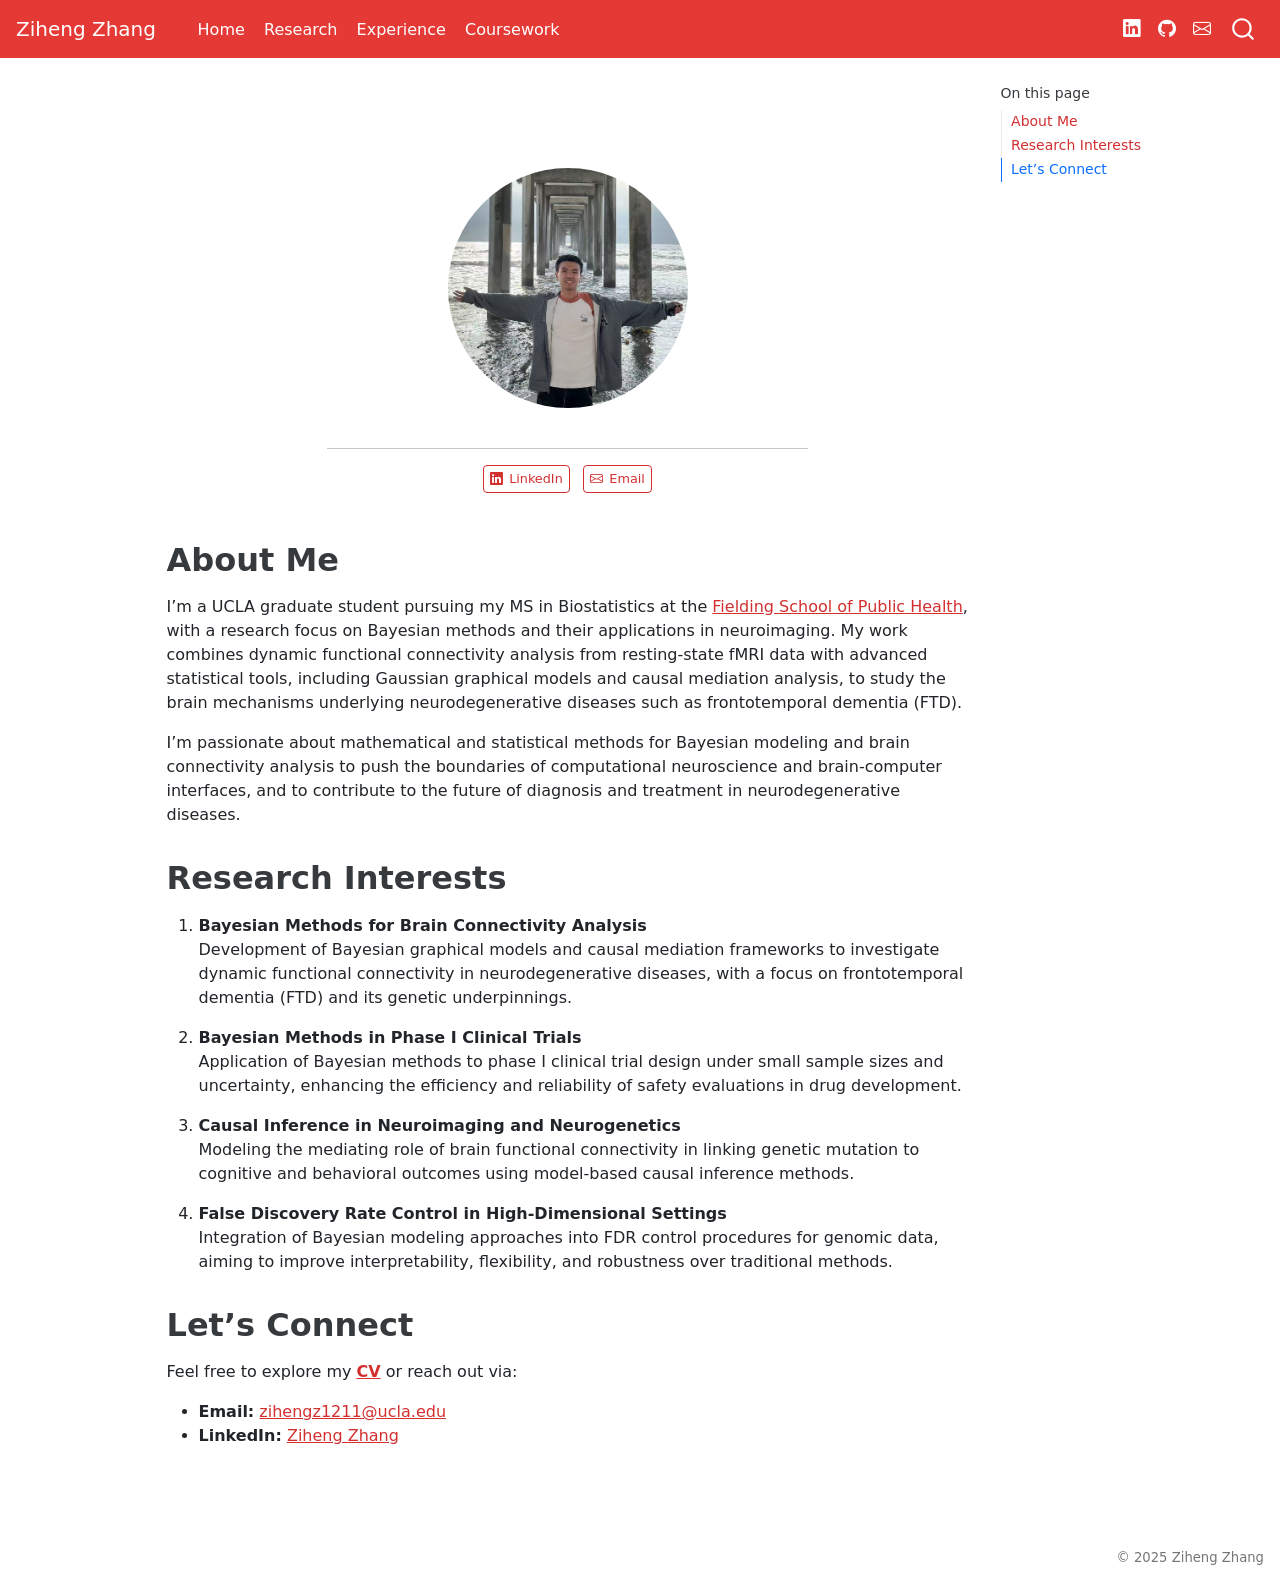
<file: docs/index.html>
<!DOCTYPE html>
<html xmlns="http://www.w3.org/1999/xhtml" lang="en" xml:lang="en"><head>

<meta charset="utf-8">
<meta name="generator" content="quarto-1.3.450">

<meta name="viewport" content="width=device-width, initial-scale=1.0, user-scalable=yes">


<title>Ziheng Zhang</title>
<style>
code{white-space: pre-wrap;}
span.smallcaps{font-variant: small-caps;}
div.columns{display: flex; gap: min(4vw, 1.5em);}
div.column{flex: auto; overflow-x: auto;}
div.hanging-indent{margin-left: 1.5em; text-indent: -1.5em;}
ul.task-list{list-style: none;}
ul.task-list li input[type="checkbox"] {
  width: 0.8em;
  margin: 0 0.8em 0.2em -1em; /* quarto-specific, see https://github.com/quarto-dev/quarto-cli/issues/4556 */ 
  vertical-align: middle;
}
</style>


<script src="site_libs/quarto-nav/quarto-nav.js"></script>
<script src="site_libs/quarto-nav/headroom.min.js"></script>
<script src="site_libs/clipboard/clipboard.min.js"></script>
<script src="site_libs/quarto-search/autocomplete.umd.js"></script>
<script src="site_libs/quarto-search/fuse.min.js"></script>
<script src="site_libs/quarto-search/quarto-search.js"></script>
<meta name="quarto:offset" content="./">
<script src="site_libs/quarto-html/quarto.js"></script>
<script src="site_libs/quarto-html/popper.min.js"></script>
<script src="site_libs/quarto-html/tippy.umd.min.js"></script>
<link href="site_libs/quarto-html/tippy.css" rel="stylesheet">
<link href="site_libs/quarto-html/quarto-syntax-highlighting.css" rel="stylesheet" id="quarto-text-highlighting-styles">
<script src="site_libs/bootstrap/bootstrap.min.js"></script>
<link href="site_libs/bootstrap/bootstrap-icons.css" rel="stylesheet">
<link href="site_libs/bootstrap/bootstrap.min.css" rel="stylesheet" id="quarto-bootstrap" data-mode="light">
<script id="quarto-search-options" type="application/json">{
  "location": "navbar",
  "copy-button": false,
  "collapse-after": 3,
  "panel-placement": "end",
  "type": "overlay",
  "limit": 20,
  "language": {
    "search-no-results-text": "No results",
    "search-matching-documents-text": "matching documents",
    "search-copy-link-title": "Copy link to search",
    "search-hide-matches-text": "Hide additional matches",
    "search-more-match-text": "more match in this document",
    "search-more-matches-text": "more matches in this document",
    "search-clear-button-title": "Clear",
    "search-detached-cancel-button-title": "Cancel",
    "search-submit-button-title": "Submit",
    "search-label": "Search"
  }
}</script>


<link rel="stylesheet" href="styles.css">
</head>

<body class="nav-fixed">

<div id="quarto-search-results"></div>
  <header id="quarto-header" class="headroom fixed-top">
    <nav class="navbar navbar-expand-lg navbar-dark ">
      <div class="navbar-container container-fluid">
      <div class="navbar-brand-container">
    <a class="navbar-brand" href="./index.html">
    <span class="navbar-title">Ziheng Zhang</span>
    </a>
  </div>
            <div id="quarto-search" class="" title="Search"></div>
          <button class="navbar-toggler" type="button" data-bs-toggle="collapse" data-bs-target="#navbarCollapse" aria-controls="navbarCollapse" aria-expanded="false" aria-label="Toggle navigation" onclick="if (window.quartoToggleHeadroom) { window.quartoToggleHeadroom(); }">
  <span class="navbar-toggler-icon"></span>
</button>
          <div class="collapse navbar-collapse" id="navbarCollapse">
            <ul class="navbar-nav navbar-nav-scroll me-auto">
  <li class="nav-item">
    <a class="nav-link active" href="./index.html" rel="" target="" aria-current="page">
 <span class="menu-text">Home</span></a>
  </li>  
  <li class="nav-item">
    <a class="nav-link" href="./research.html" rel="" target="">
 <span class="menu-text">Research</span></a>
  </li>  
  <li class="nav-item">
    <a class="nav-link" href="./experience.html" rel="" target="">
 <span class="menu-text">Experience</span></a>
  </li>  
  <li class="nav-item">
    <a class="nav-link" href="./coursework.html" rel="" target="">
 <span class="menu-text">Coursework</span></a>
  </li>  
</ul>
            <ul class="navbar-nav navbar-nav-scroll ms-auto">
  <li class="nav-item compact">
    <a class="nav-link" href="https://www.linkedin.com/in/ziheng-zhang-202b812b1/" rel="" target=""><i class="bi bi-linkedin" role="img">
</i> 
 <span class="menu-text"></span></a>
  </li>  
  <li class="nav-item compact">
    <a class="nav-link" href="https://github.com/zihengzhang1211" rel="" target=""><i class="bi bi-github" role="img">
</i> 
 <span class="menu-text"></span></a>
  </li>  
  <li class="nav-item compact">
    <a class="nav-link" href="mailto:zihengz1211@g.ucla.edu" rel="" target=""><i class="bi bi-envelope" role="img">
</i> 
 <span class="menu-text"></span></a>
  </li>  
</ul>
            <div class="quarto-navbar-tools">
</div>
          </div> <!-- /navcollapse -->
      </div> <!-- /container-fluid -->
    </nav>
</header>
<!-- content -->
<div id="quarto-content" class="quarto-container page-columns page-rows-contents page-layout-article page-navbar">
<!-- sidebar -->
<!-- margin-sidebar -->
    <div id="quarto-margin-sidebar" class="sidebar margin-sidebar">
        <nav id="TOC" role="doc-toc" class="toc-active">
    <h2 id="toc-title">On this page</h2>
   
  <ul class="collapse">
  <li><a href="#about-me" id="toc-about-me" class="nav-link active" data-scroll-target="#about-me">About Me</a></li>
  <li><a href="#research-interests" id="toc-research-interests" class="nav-link" data-scroll-target="#research-interests">Research Interests</a></li>
  <li><a href="#lets-connect" id="toc-lets-connect" class="nav-link" data-scroll-target="#lets-connect">Let’s Connect</a></li>
  </ul>
</nav>
    </div>
<!-- main -->
<main class="content" id="quarto-document-content">



<div class="quarto-about-jolla">
  <img src="img/about.jpg" class="about-image
  round " style="height: 15em; width: 15em;">
 <div id="about-block">
</div> 
  <hr class="about-sep">
   <div class="about-links">
  <a href="https://www.linkedin.com/in/ziheng-zhang-202b812b1/" class="about-link" rel="" target="">
    <i class="bi bi-linkedin"></i>
     <span class="about-link-text">LinkedIn</span>
  </a>
  <a href="/zihengz1211@g.ucla.edu" class="about-link" rel="" target="">
    <i class="bi bi-envelope"></i>
     <span class="about-link-text">Email</span>
  </a>
</div>
</div>

<section id="about-me" class="level1">
<h1>About Me</h1>
<p>I’m a UCLA graduate student pursuing my MS in Biostatistics at the <a href="https://ph.ucla.edu/">Fielding School of Public Health</a>, with a research focus on Bayesian methods and their applications in neuroimaging. My work combines dynamic functional connectivity analysis from resting-state fMRI data with advanced statistical tools, including Gaussian graphical models and causal mediation analysis, to study the brain mechanisms underlying neurodegenerative diseases such as frontotemporal dementia (FTD).</p>
<p>I’m passionate about mathematical and statistical methods for Bayesian modeling and brain connectivity analysis to push the boundaries of computational neuroscience and brain-computer interfaces, and to contribute to the future of diagnosis and treatment in neurodegenerative diseases.</p>
</section>
<section id="research-interests" class="level1">
<h1>Research Interests</h1>
<ol type="1">
<li><p><strong>Bayesian Methods for Brain Connectivity Analysis</strong><br>
Development of Bayesian graphical models and causal mediation frameworks to investigate dynamic functional connectivity in neurodegenerative diseases, with a focus on frontotemporal dementia (FTD) and its genetic underpinnings.</p></li>
<li><p><strong>Bayesian Methods in Phase I Clinical Trials</strong><br>
Application of Bayesian methods to phase I clinical trial design under small sample sizes and uncertainty, enhancing the efficiency and reliability of safety evaluations in drug development.</p></li>
<li><p><strong>Causal Inference in Neuroimaging and Neurogenetics</strong><br>
Modeling the mediating role of brain functional connectivity in linking genetic mutation to cognitive and behavioral outcomes using model-based causal inference methods.</p></li>
<li><p><strong>False Discovery Rate Control in High-Dimensional Settings</strong><br>
Integration of Bayesian modeling approaches into FDR control procedures for genomic data, aiming to improve interpretability, flexibility, and robustness over traditional methods.</p></li>
</ol>
</section>
<section id="lets-connect" class="level1">
<h1>Let’s Connect</h1>
<p>Feel free to explore my <a href="file/Ziheng_CV.pdf" style="font-weight: bold;">CV</a> or reach out via:</p>
<ul>
<li><strong>Email:</strong> <a href="mailto:zihengz1211@g.ucla.edu">zihengz1211@ucla.edu</a></li>
<li><strong>LinkedIn:</strong> <a href="https://www.linkedin.com/in/ziheng-zhang-202b812b1/">Ziheng Zhang</a></li>
</ul>



</section>

</main> <!-- /main -->
<script id="quarto-html-after-body" type="application/javascript">
window.document.addEventListener("DOMContentLoaded", function (event) {
  const toggleBodyColorMode = (bsSheetEl) => {
    const mode = bsSheetEl.getAttribute("data-mode");
    const bodyEl = window.document.querySelector("body");
    if (mode === "dark") {
      bodyEl.classList.add("quarto-dark");
      bodyEl.classList.remove("quarto-light");
    } else {
      bodyEl.classList.add("quarto-light");
      bodyEl.classList.remove("quarto-dark");
    }
  }
  const toggleBodyColorPrimary = () => {
    const bsSheetEl = window.document.querySelector("link#quarto-bootstrap");
    if (bsSheetEl) {
      toggleBodyColorMode(bsSheetEl);
    }
  }
  toggleBodyColorPrimary();  
  const isCodeAnnotation = (el) => {
    for (const clz of el.classList) {
      if (clz.startsWith('code-annotation-')) {                     
        return true;
      }
    }
    return false;
  }
  const clipboard = new window.ClipboardJS('.code-copy-button', {
    text: function(trigger) {
      const codeEl = trigger.previousElementSibling.cloneNode(true);
      for (const childEl of codeEl.children) {
        if (isCodeAnnotation(childEl)) {
          childEl.remove();
        }
      }
      return codeEl.innerText;
    }
  });
  clipboard.on('success', function(e) {
    // button target
    const button = e.trigger;
    // don't keep focus
    button.blur();
    // flash "checked"
    button.classList.add('code-copy-button-checked');
    var currentTitle = button.getAttribute("title");
    button.setAttribute("title", "Copied!");
    let tooltip;
    if (window.bootstrap) {
      button.setAttribute("data-bs-toggle", "tooltip");
      button.setAttribute("data-bs-placement", "left");
      button.setAttribute("data-bs-title", "Copied!");
      tooltip = new bootstrap.Tooltip(button, 
        { trigger: "manual", 
          customClass: "code-copy-button-tooltip",
          offset: [0, -8]});
      tooltip.show();    
    }
    setTimeout(function() {
      if (tooltip) {
        tooltip.hide();
        button.removeAttribute("data-bs-title");
        button.removeAttribute("data-bs-toggle");
        button.removeAttribute("data-bs-placement");
      }
      button.setAttribute("title", currentTitle);
      button.classList.remove('code-copy-button-checked');
    }, 1000);
    // clear code selection
    e.clearSelection();
  });
  function tippyHover(el, contentFn) {
    const config = {
      allowHTML: true,
      content: contentFn,
      maxWidth: 500,
      delay: 100,
      arrow: false,
      appendTo: function(el) {
          return el.parentElement;
      },
      interactive: true,
      interactiveBorder: 10,
      theme: 'quarto',
      placement: 'bottom-start'
    };
    window.tippy(el, config); 
  }
  const noterefs = window.document.querySelectorAll('a[role="doc-noteref"]');
  for (var i=0; i<noterefs.length; i++) {
    const ref = noterefs[i];
    tippyHover(ref, function() {
      // use id or data attribute instead here
      let href = ref.getAttribute('data-footnote-href') || ref.getAttribute('href');
      try { href = new URL(href).hash; } catch {}
      const id = href.replace(/^#\/?/, "");
      const note = window.document.getElementById(id);
      return note.innerHTML;
    });
  }
      let selectedAnnoteEl;
      const selectorForAnnotation = ( cell, annotation) => {
        let cellAttr = 'data-code-cell="' + cell + '"';
        let lineAttr = 'data-code-annotation="' +  annotation + '"';
        const selector = 'span[' + cellAttr + '][' + lineAttr + ']';
        return selector;
      }
      const selectCodeLines = (annoteEl) => {
        const doc = window.document;
        const targetCell = annoteEl.getAttribute("data-target-cell");
        const targetAnnotation = annoteEl.getAttribute("data-target-annotation");
        const annoteSpan = window.document.querySelector(selectorForAnnotation(targetCell, targetAnnotation));
        const lines = annoteSpan.getAttribute("data-code-lines").split(",");
        const lineIds = lines.map((line) => {
          return targetCell + "-" + line;
        })
        let top = null;
        let height = null;
        let parent = null;
        if (lineIds.length > 0) {
            //compute the position of the single el (top and bottom and make a div)
            const el = window.document.getElementById(lineIds[0]);
            top = el.offsetTop;
            height = el.offsetHeight;
            parent = el.parentElement.parentElement;
          if (lineIds.length > 1) {
            const lastEl = window.document.getElementById(lineIds[lineIds.length - 1]);
            const bottom = lastEl.offsetTop + lastEl.offsetHeight;
            height = bottom - top;
          }
          if (top !== null && height !== null && parent !== null) {
            // cook up a div (if necessary) and position it 
            let div = window.document.getElementById("code-annotation-line-highlight");
            if (div === null) {
              div = window.document.createElement("div");
              div.setAttribute("id", "code-annotation-line-highlight");
              div.style.position = 'absolute';
              parent.appendChild(div);
            }
            div.style.top = top - 2 + "px";
            div.style.height = height + 4 + "px";
            let gutterDiv = window.document.getElementById("code-annotation-line-highlight-gutter");
            if (gutterDiv === null) {
              gutterDiv = window.document.createElement("div");
              gutterDiv.setAttribute("id", "code-annotation-line-highlight-gutter");
              gutterDiv.style.position = 'absolute';
              const codeCell = window.document.getElementById(targetCell);
              const gutter = codeCell.querySelector('.code-annotation-gutter');
              gutter.appendChild(gutterDiv);
            }
            gutterDiv.style.top = top - 2 + "px";
            gutterDiv.style.height = height + 4 + "px";
          }
          selectedAnnoteEl = annoteEl;
        }
      };
      const unselectCodeLines = () => {
        const elementsIds = ["code-annotation-line-highlight", "code-annotation-line-highlight-gutter"];
        elementsIds.forEach((elId) => {
          const div = window.document.getElementById(elId);
          if (div) {
            div.remove();
          }
        });
        selectedAnnoteEl = undefined;
      };
      // Attach click handler to the DT
      const annoteDls = window.document.querySelectorAll('dt[data-target-cell]');
      for (const annoteDlNode of annoteDls) {
        annoteDlNode.addEventListener('click', (event) => {
          const clickedEl = event.target;
          if (clickedEl !== selectedAnnoteEl) {
            unselectCodeLines();
            const activeEl = window.document.querySelector('dt[data-target-cell].code-annotation-active');
            if (activeEl) {
              activeEl.classList.remove('code-annotation-active');
            }
            selectCodeLines(clickedEl);
            clickedEl.classList.add('code-annotation-active');
          } else {
            // Unselect the line
            unselectCodeLines();
            clickedEl.classList.remove('code-annotation-active');
          }
        });
      }
  const findCites = (el) => {
    const parentEl = el.parentElement;
    if (parentEl) {
      const cites = parentEl.dataset.cites;
      if (cites) {
        return {
          el,
          cites: cites.split(' ')
        };
      } else {
        return findCites(el.parentElement)
      }
    } else {
      return undefined;
    }
  };
  var bibliorefs = window.document.querySelectorAll('a[role="doc-biblioref"]');
  for (var i=0; i<bibliorefs.length; i++) {
    const ref = bibliorefs[i];
    const citeInfo = findCites(ref);
    if (citeInfo) {
      tippyHover(citeInfo.el, function() {
        var popup = window.document.createElement('div');
        citeInfo.cites.forEach(function(cite) {
          var citeDiv = window.document.createElement('div');
          citeDiv.classList.add('hanging-indent');
          citeDiv.classList.add('csl-entry');
          var biblioDiv = window.document.getElementById('ref-' + cite);
          if (biblioDiv) {
            citeDiv.innerHTML = biblioDiv.innerHTML;
          }
          popup.appendChild(citeDiv);
        });
        return popup.innerHTML;
      });
    }
  }
});
</script>
</div> <!-- /content -->
<footer class="footer">
  <div class="nav-footer">
    <div class="nav-footer-left">
      &nbsp;
    </div>   
    <div class="nav-footer-center">
      &nbsp;
    </div>
    <div class="nav-footer-right">© 2025 Ziheng Zhang</div>
  </div>
</footer>



</body></html>
</file>
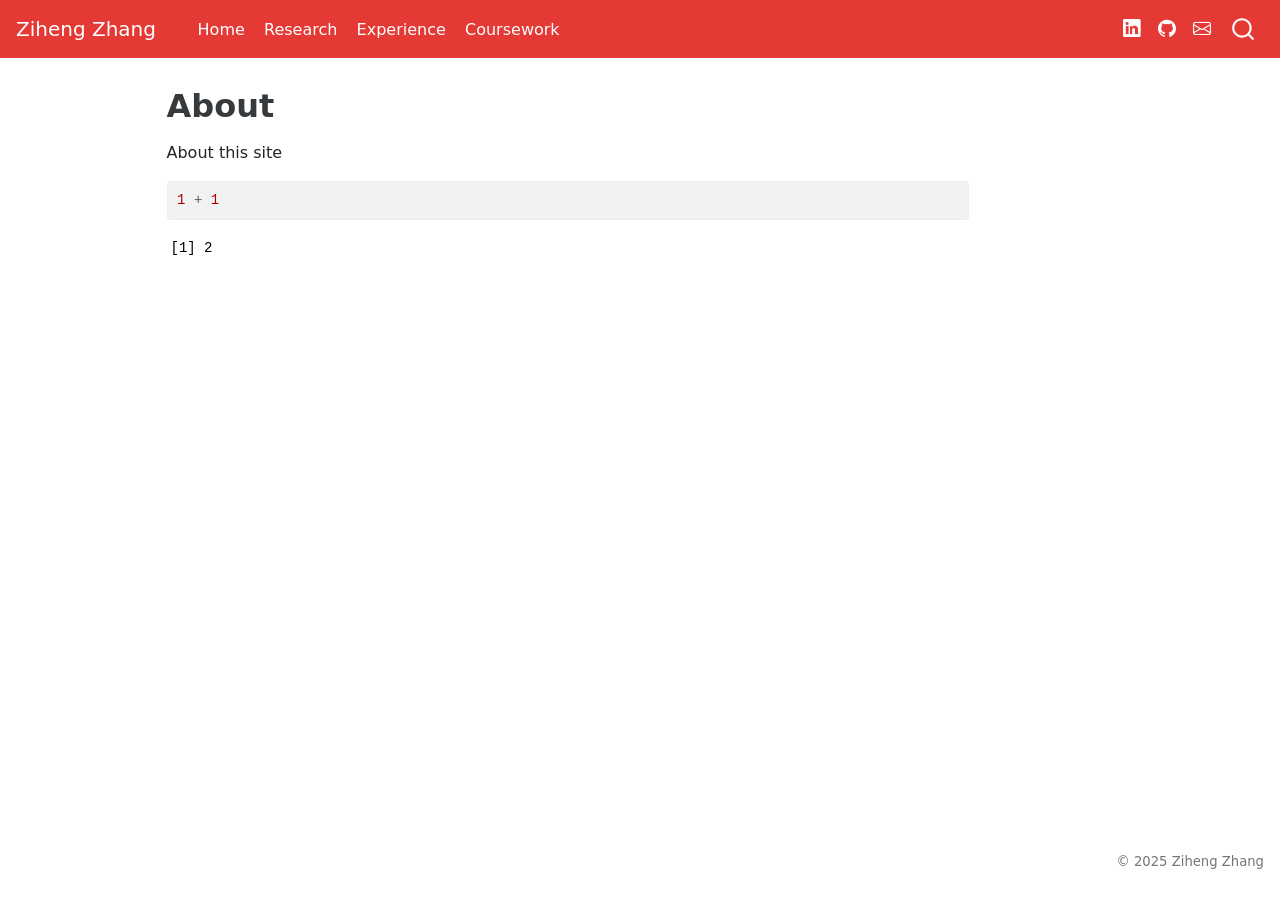
<file: docs/about.html>
<!DOCTYPE html>
<html xmlns="http://www.w3.org/1999/xhtml" lang="en" xml:lang="en"><head>
<meta http-equiv="Content-Type" content="text/html; charset=UTF-8">
<meta charset="utf-8">
<meta name="generator" content="quarto-1.3.450">
<meta name="viewport" content="width=device-width, initial-scale=1.0, user-scalable=yes">
<title>Ziheng Zhang - About</title>
<style>
code{white-space: pre-wrap;}
span.smallcaps{font-variant: small-caps;}
div.columns{display: flex; gap: min(4vw, 1.5em);}
div.column{flex: auto; overflow-x: auto;}
div.hanging-indent{margin-left: 1.5em; text-indent: -1.5em;}
ul.task-list{list-style: none;}
ul.task-list li input[type="checkbox"] {
  width: 0.8em;
  margin: 0 0.8em 0.2em -1em; /* quarto-specific, see https://github.com/quarto-dev/quarto-cli/issues/4556 */ 
  vertical-align: middle;
}
/* CSS for syntax highlighting */
pre > code.sourceCode { white-space: pre; position: relative; }
pre > code.sourceCode > span { display: inline-block; line-height: 1.25; }
pre > code.sourceCode > span:empty { height: 1.2em; }
.sourceCode { overflow: visible; }
code.sourceCode > span { color: inherit; text-decoration: inherit; }
div.sourceCode { margin: 1em 0; }
pre.sourceCode { margin: 0; }
@media screen {
div.sourceCode { overflow: auto; }
}
@media print {
pre > code.sourceCode { white-space: pre-wrap; }
pre > code.sourceCode > span { text-indent: -5em; padding-left: 5em; }
}
pre.numberSource code
  { counter-reset: source-line 0; }
pre.numberSource code > span
  { position: relative; left: -4em; counter-increment: source-line; }
pre.numberSource code > span > a:first-child::before
  { content: counter(source-line);
    position: relative; left: -1em; text-align: right; vertical-align: baseline;
    border: none; display: inline-block;
    -webkit-touch-callout: none; -webkit-user-select: none;
    -khtml-user-select: none; -moz-user-select: none;
    -ms-user-select: none; user-select: none;
    padding: 0 4px; width: 4em;
  }
pre.numberSource { margin-left: 3em;  padding-left: 4px; }
div.sourceCode
  {   }
@media screen {
pre > code.sourceCode > span > a:first-child::before { text-decoration: underline; }
}
</style>

<script src="site_libs/quarto-nav/quarto-nav.js"></script>
<script src="site_libs/quarto-nav/headroom.min.js"></script>
<script src="site_libs/clipboard/clipboard.min.js"></script>
<script src="site_libs/quarto-search/autocomplete.umd.js"></script>
<script src="site_libs/quarto-search/fuse.min.js"></script>
<script src="site_libs/quarto-search/quarto-search.js"></script>
<meta name="quarto:offset" content="./">
<script src="site_libs/quarto-html/quarto.js"></script>
<script src="site_libs/quarto-html/popper.min.js"></script>
<script src="site_libs/quarto-html/tippy.umd.min.js"></script>
<script src="site_libs/quarto-html/anchor.min.js"></script>
<link href="site_libs/quarto-html/tippy.css" rel="stylesheet">
<link href="site_libs/quarto-html/quarto-syntax-highlighting.css" rel="stylesheet" id="quarto-text-highlighting-styles">
<script src="site_libs/bootstrap/bootstrap.min.js"></script>
<link href="site_libs/bootstrap/bootstrap-icons.css" rel="stylesheet">
<link href="site_libs/bootstrap/bootstrap.min.css" rel="stylesheet" id="quarto-bootstrap" data-mode="light"><script id="quarto-search-options" type="application/json">{
  "location": "navbar",
  "copy-button": false,
  "collapse-after": 3,
  "panel-placement": "end",
  "type": "overlay",
  "limit": 20,
  "language": {
    "search-no-results-text": "No results",
    "search-matching-documents-text": "matching documents",
    "search-copy-link-title": "Copy link to search",
    "search-hide-matches-text": "Hide additional matches",
    "search-more-match-text": "more match in this document",
    "search-more-matches-text": "more matches in this document",
    "search-clear-button-title": "Clear",
    "search-detached-cancel-button-title": "Cancel",
    "search-submit-button-title": "Submit",
    "search-label": "Search"
  }
}</script><link rel="stylesheet" href="styles.css">
</head>
<body class="nav-fixed">

<div id="quarto-search-results"></div>
  <header id="quarto-header" class="headroom fixed-top"><nav class="navbar navbar-expand-lg navbar-dark "><div class="navbar-container container-fluid">
      <div class="navbar-brand-container">
    <a class="navbar-brand" href="./index.html">
    <span class="navbar-title">Ziheng Zhang</span>
    </a>
  </div>
            <div id="quarto-search" class="" title="Search"></div>
          <button class="navbar-toggler" type="button" data-bs-toggle="collapse" data-bs-target="#navbarCollapse" aria-controls="navbarCollapse" aria-expanded="false" aria-label="Toggle navigation" onclick="if (window.quartoToggleHeadroom) { window.quartoToggleHeadroom(); }">
  <span class="navbar-toggler-icon"></span>
</button>
          <div class="collapse navbar-collapse" id="navbarCollapse">
            <ul class="navbar-nav navbar-nav-scroll me-auto">
<li class="nav-item">
    <a class="nav-link" href="./index.html" rel="" target="">
 <span class="menu-text">Home</span></a>
  </li>  
  <li class="nav-item">
    <a class="nav-link" href="./research.html" rel="" target="">
 <span class="menu-text">Research</span></a>
  </li>  
  <li class="nav-item">
    <a class="nav-link" href="./experience.html" rel="" target="">
 <span class="menu-text">Experience</span></a>
  </li>  
  <li class="nav-item">
    <a class="nav-link" href="./coursework.html" rel="" target="">
 <span class="menu-text">Coursework</span></a>
  </li>  
</ul>
<ul class="navbar-nav navbar-nav-scroll ms-auto">
<li class="nav-item compact">
    <a class="nav-link" href="https://www.linkedin.com/in/ziheng-zhang-202b812b1/" rel="" target=""><i class="bi bi-linkedin" role="img">
</i> 
 <span class="menu-text"></span></a>
  </li>  
  <li class="nav-item compact">
    <a class="nav-link" href="https://github.com/zihengzhang1211" rel="" target=""><i class="bi bi-github" role="img">
</i> 
 <span class="menu-text"></span></a>
  </li>  
  <li class="nav-item compact">
    <a class="nav-link" href="mailto:zihengz1211@g.ucla.edu" rel="" target=""><i class="bi bi-envelope" role="img">
</i> 
 <span class="menu-text"></span></a>
  </li>  
</ul>
<div class="quarto-navbar-tools">
</div>
          </div> <!-- /navcollapse -->
      </div> <!-- /container-fluid -->
    </nav></header><!-- content --><div id="quarto-content" class="quarto-container page-columns page-rows-contents page-layout-article page-navbar">
<!-- sidebar -->
<!-- margin-sidebar -->
    <div id="quarto-margin-sidebar" class="sidebar margin-sidebar">
        
    </div>
<!-- main -->
<main class="content" id="quarto-document-content"><header id="title-block-header" class="quarto-title-block default"><div class="quarto-title">
<h1 class="title">About</h1>
</div>



<div class="quarto-title-meta">

    
  
    
  </div>
  

</header><p>About this site</p>
<div class="cell">
<div class="sourceCode" id="cb1"><pre class="downlit sourceCode r code-with-copy"><code class="sourceCode R"><span><span class="fl">1</span> <span class="op">+</span> <span class="fl">1</span></span></code><button title="Copy to Clipboard" class="code-copy-button"><i class="bi"></i></button></pre></div>
<div class="cell-output cell-output-stdout">
<pre><code>[1] 2</code></pre>
</div>
</div>



</main><!-- /main --><script id="quarto-html-after-body" type="application/javascript">
window.document.addEventListener("DOMContentLoaded", function (event) {
  const toggleBodyColorMode = (bsSheetEl) => {
    const mode = bsSheetEl.getAttribute("data-mode");
    const bodyEl = window.document.querySelector("body");
    if (mode === "dark") {
      bodyEl.classList.add("quarto-dark");
      bodyEl.classList.remove("quarto-light");
    } else {
      bodyEl.classList.add("quarto-light");
      bodyEl.classList.remove("quarto-dark");
    }
  }
  const toggleBodyColorPrimary = () => {
    const bsSheetEl = window.document.querySelector("link#quarto-bootstrap");
    if (bsSheetEl) {
      toggleBodyColorMode(bsSheetEl);
    }
  }
  toggleBodyColorPrimary();  
  const icon = "";
  const anchorJS = new window.AnchorJS();
  anchorJS.options = {
    placement: 'right',
    icon: icon
  };
  anchorJS.add('.anchored');
  const isCodeAnnotation = (el) => {
    for (const clz of el.classList) {
      if (clz.startsWith('code-annotation-')) {                     
        return true;
      }
    }
    return false;
  }
  const clipboard = new window.ClipboardJS('.code-copy-button', {
    text: function(trigger) {
      const codeEl = trigger.previousElementSibling.cloneNode(true);
      for (const childEl of codeEl.children) {
        if (isCodeAnnotation(childEl)) {
          childEl.remove();
        }
      }
      return codeEl.innerText;
    }
  });
  clipboard.on('success', function(e) {
    // button target
    const button = e.trigger;
    // don't keep focus
    button.blur();
    // flash "checked"
    button.classList.add('code-copy-button-checked');
    var currentTitle = button.getAttribute("title");
    button.setAttribute("title", "Copied!");
    let tooltip;
    if (window.bootstrap) {
      button.setAttribute("data-bs-toggle", "tooltip");
      button.setAttribute("data-bs-placement", "left");
      button.setAttribute("data-bs-title", "Copied!");
      tooltip = new bootstrap.Tooltip(button, 
        { trigger: "manual", 
          customClass: "code-copy-button-tooltip",
          offset: [0, -8]});
      tooltip.show();    
    }
    setTimeout(function() {
      if (tooltip) {
        tooltip.hide();
        button.removeAttribute("data-bs-title");
        button.removeAttribute("data-bs-toggle");
        button.removeAttribute("data-bs-placement");
      }
      button.setAttribute("title", currentTitle);
      button.classList.remove('code-copy-button-checked');
    }, 1000);
    // clear code selection
    e.clearSelection();
  });
  function tippyHover(el, contentFn) {
    const config = {
      allowHTML: true,
      content: contentFn,
      maxWidth: 500,
      delay: 100,
      arrow: false,
      appendTo: function(el) {
          return el.parentElement;
      },
      interactive: true,
      interactiveBorder: 10,
      theme: 'quarto',
      placement: 'bottom-start'
    };
    window.tippy(el, config); 
  }
  const noterefs = window.document.querySelectorAll('a[role="doc-noteref"]');
  for (var i=0; i<noterefs.length; i++) {
    const ref = noterefs[i];
    tippyHover(ref, function() {
      // use id or data attribute instead here
      let href = ref.getAttribute('data-footnote-href') || ref.getAttribute('href');
      try { href = new URL(href).hash; } catch {}
      const id = href.replace(/^#\/?/, "");
      const note = window.document.getElementById(id);
      return note.innerHTML;
    });
  }
      let selectedAnnoteEl;
      const selectorForAnnotation = ( cell, annotation) => {
        let cellAttr = 'data-code-cell="' + cell + '"';
        let lineAttr = 'data-code-annotation="' +  annotation + '"';
        const selector = 'span[' + cellAttr + '][' + lineAttr + ']';
        return selector;
      }
      const selectCodeLines = (annoteEl) => {
        const doc = window.document;
        const targetCell = annoteEl.getAttribute("data-target-cell");
        const targetAnnotation = annoteEl.getAttribute("data-target-annotation");
        const annoteSpan = window.document.querySelector(selectorForAnnotation(targetCell, targetAnnotation));
        const lines = annoteSpan.getAttribute("data-code-lines").split(",");
        const lineIds = lines.map((line) => {
          return targetCell + "-" + line;
        })
        let top = null;
        let height = null;
        let parent = null;
        if (lineIds.length > 0) {
            //compute the position of the single el (top and bottom and make a div)
            const el = window.document.getElementById(lineIds[0]);
            top = el.offsetTop;
            height = el.offsetHeight;
            parent = el.parentElement.parentElement;
          if (lineIds.length > 1) {
            const lastEl = window.document.getElementById(lineIds[lineIds.length - 1]);
            const bottom = lastEl.offsetTop + lastEl.offsetHeight;
            height = bottom - top;
          }
          if (top !== null && height !== null && parent !== null) {
            // cook up a div (if necessary) and position it 
            let div = window.document.getElementById("code-annotation-line-highlight");
            if (div === null) {
              div = window.document.createElement("div");
              div.setAttribute("id", "code-annotation-line-highlight");
              div.style.position = 'absolute';
              parent.appendChild(div);
            }
            div.style.top = top - 2 + "px";
            div.style.height = height + 4 + "px";
            let gutterDiv = window.document.getElementById("code-annotation-line-highlight-gutter");
            if (gutterDiv === null) {
              gutterDiv = window.document.createElement("div");
              gutterDiv.setAttribute("id", "code-annotation-line-highlight-gutter");
              gutterDiv.style.position = 'absolute';
              const codeCell = window.document.getElementById(targetCell);
              const gutter = codeCell.querySelector('.code-annotation-gutter');
              gutter.appendChild(gutterDiv);
            }
            gutterDiv.style.top = top - 2 + "px";
            gutterDiv.style.height = height + 4 + "px";
          }
          selectedAnnoteEl = annoteEl;
        }
      };
      const unselectCodeLines = () => {
        const elementsIds = ["code-annotation-line-highlight", "code-annotation-line-highlight-gutter"];
        elementsIds.forEach((elId) => {
          const div = window.document.getElementById(elId);
          if (div) {
            div.remove();
          }
        });
        selectedAnnoteEl = undefined;
      };
      // Attach click handler to the DT
      const annoteDls = window.document.querySelectorAll('dt[data-target-cell]');
      for (const annoteDlNode of annoteDls) {
        annoteDlNode.addEventListener('click', (event) => {
          const clickedEl = event.target;
          if (clickedEl !== selectedAnnoteEl) {
            unselectCodeLines();
            const activeEl = window.document.querySelector('dt[data-target-cell].code-annotation-active');
            if (activeEl) {
              activeEl.classList.remove('code-annotation-active');
            }
            selectCodeLines(clickedEl);
            clickedEl.classList.add('code-annotation-active');
          } else {
            // Unselect the line
            unselectCodeLines();
            clickedEl.classList.remove('code-annotation-active');
          }
        });
      }
  const findCites = (el) => {
    const parentEl = el.parentElement;
    if (parentEl) {
      const cites = parentEl.dataset.cites;
      if (cites) {
        return {
          el,
          cites: cites.split(' ')
        };
      } else {
        return findCites(el.parentElement)
      }
    } else {
      return undefined;
    }
  };
  var bibliorefs = window.document.querySelectorAll('a[role="doc-biblioref"]');
  for (var i=0; i<bibliorefs.length; i++) {
    const ref = bibliorefs[i];
    const citeInfo = findCites(ref);
    if (citeInfo) {
      tippyHover(citeInfo.el, function() {
        var popup = window.document.createElement('div');
        citeInfo.cites.forEach(function(cite) {
          var citeDiv = window.document.createElement('div');
          citeDiv.classList.add('hanging-indent');
          citeDiv.classList.add('csl-entry');
          var biblioDiv = window.document.getElementById('ref-' + cite);
          if (biblioDiv) {
            citeDiv.innerHTML = biblioDiv.innerHTML;
          }
          popup.appendChild(citeDiv);
        });
        return popup.innerHTML;
      });
    }
  }
});
</script>
</div> <!-- /content -->
<footer class="footer"><div class="nav-footer">
    <div class="nav-footer-left">
      &nbsp;
    </div>   
    <div class="nav-footer-center">
      &nbsp;
    </div>
    <div class="nav-footer-right">© 2025 Ziheng Zhang</div>
  </div>
</footer>


</body></html>
</file>
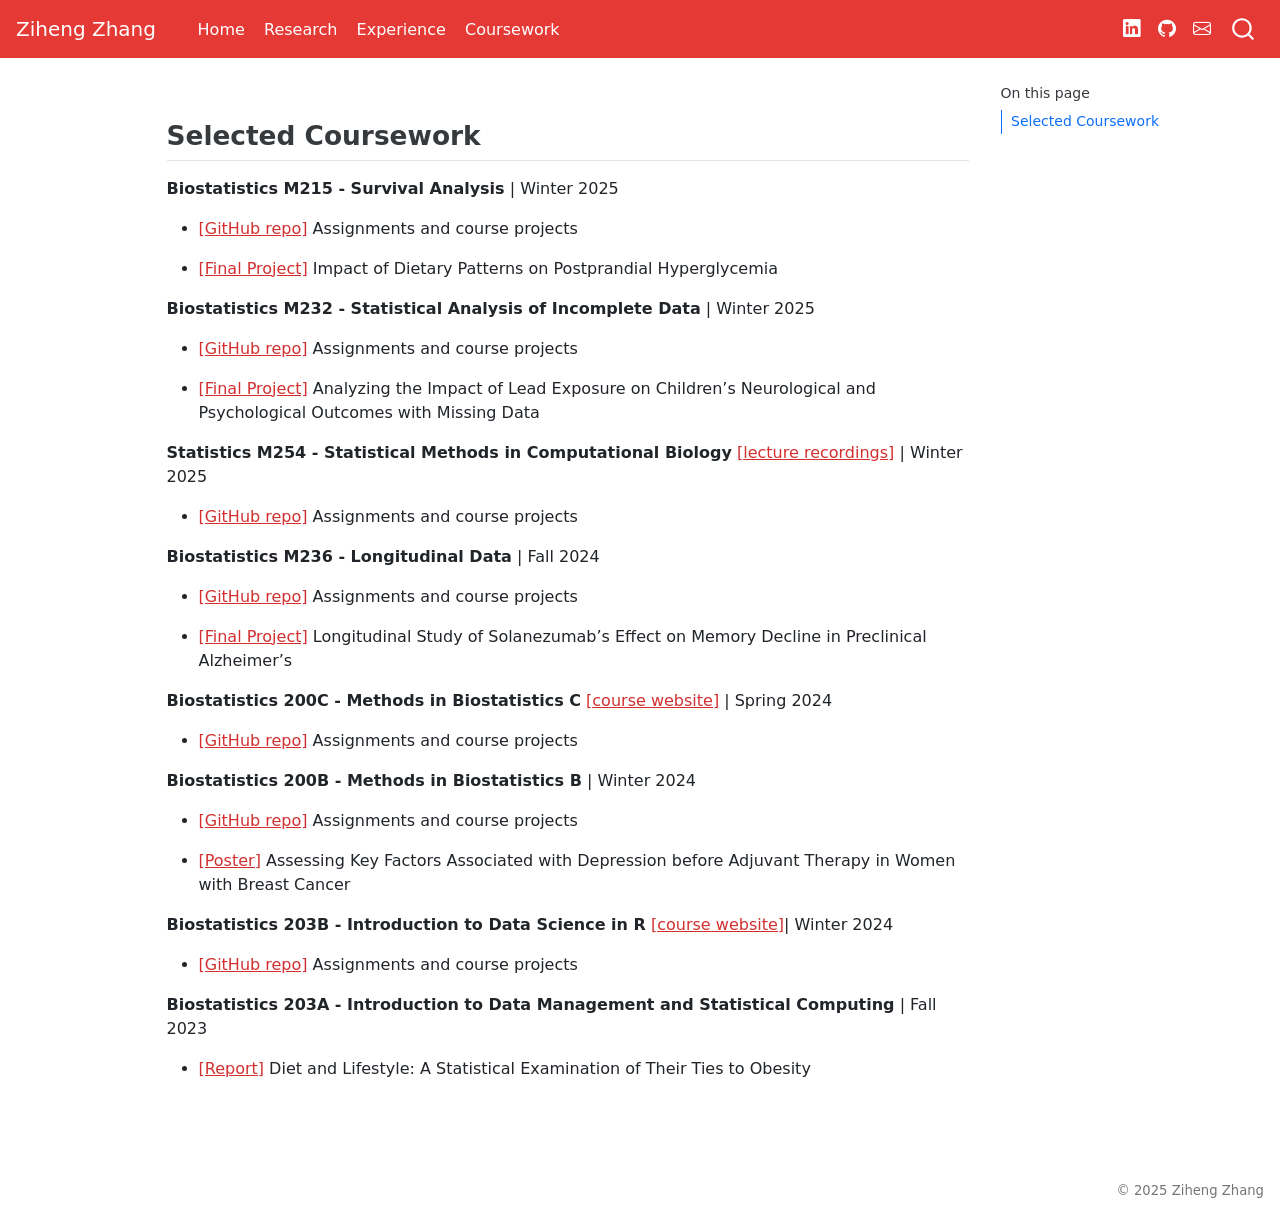
<file: docs/coursework.html>
<!DOCTYPE html>
<html xmlns="http://www.w3.org/1999/xhtml" lang="en" xml:lang="en"><head>

<meta charset="utf-8">
<meta name="generator" content="quarto-1.3.450">

<meta name="viewport" content="width=device-width, initial-scale=1.0, user-scalable=yes">


<title>Ziheng Zhang – coursework</title>
<style>
code{white-space: pre-wrap;}
span.smallcaps{font-variant: small-caps;}
div.columns{display: flex; gap: min(4vw, 1.5em);}
div.column{flex: auto; overflow-x: auto;}
div.hanging-indent{margin-left: 1.5em; text-indent: -1.5em;}
ul.task-list{list-style: none;}
ul.task-list li input[type="checkbox"] {
  width: 0.8em;
  margin: 0 0.8em 0.2em -1em; /* quarto-specific, see https://github.com/quarto-dev/quarto-cli/issues/4556 */ 
  vertical-align: middle;
}
</style>


<script src="site_libs/quarto-nav/quarto-nav.js"></script>
<script src="site_libs/quarto-nav/headroom.min.js"></script>
<script src="site_libs/clipboard/clipboard.min.js"></script>
<script src="site_libs/quarto-search/autocomplete.umd.js"></script>
<script src="site_libs/quarto-search/fuse.min.js"></script>
<script src="site_libs/quarto-search/quarto-search.js"></script>
<meta name="quarto:offset" content="./">
<script src="site_libs/quarto-html/quarto.js"></script>
<script src="site_libs/quarto-html/popper.min.js"></script>
<script src="site_libs/quarto-html/tippy.umd.min.js"></script>
<script src="site_libs/quarto-html/anchor.min.js"></script>
<link href="site_libs/quarto-html/tippy.css" rel="stylesheet">
<link href="site_libs/quarto-html/quarto-syntax-highlighting.css" rel="stylesheet" id="quarto-text-highlighting-styles">
<script src="site_libs/bootstrap/bootstrap.min.js"></script>
<link href="site_libs/bootstrap/bootstrap-icons.css" rel="stylesheet">
<link href="site_libs/bootstrap/bootstrap.min.css" rel="stylesheet" id="quarto-bootstrap" data-mode="light">
<script id="quarto-search-options" type="application/json">{
  "location": "navbar",
  "copy-button": false,
  "collapse-after": 3,
  "panel-placement": "end",
  "type": "overlay",
  "limit": 20,
  "language": {
    "search-no-results-text": "No results",
    "search-matching-documents-text": "matching documents",
    "search-copy-link-title": "Copy link to search",
    "search-hide-matches-text": "Hide additional matches",
    "search-more-match-text": "more match in this document",
    "search-more-matches-text": "more matches in this document",
    "search-clear-button-title": "Clear",
    "search-detached-cancel-button-title": "Cancel",
    "search-submit-button-title": "Submit",
    "search-label": "Search"
  }
}</script>


<link rel="stylesheet" href="styles.css">
</head>

<body class="nav-fixed">

<div id="quarto-search-results"></div>
  <header id="quarto-header" class="headroom fixed-top">
    <nav class="navbar navbar-expand-lg navbar-dark ">
      <div class="navbar-container container-fluid">
      <div class="navbar-brand-container">
    <a class="navbar-brand" href="./index.html">
    <span class="navbar-title">Ziheng Zhang</span>
    </a>
  </div>
            <div id="quarto-search" class="" title="Search"></div>
          <button class="navbar-toggler" type="button" data-bs-toggle="collapse" data-bs-target="#navbarCollapse" aria-controls="navbarCollapse" aria-expanded="false" aria-label="Toggle navigation" onclick="if (window.quartoToggleHeadroom) { window.quartoToggleHeadroom(); }">
  <span class="navbar-toggler-icon"></span>
</button>
          <div class="collapse navbar-collapse" id="navbarCollapse">
            <ul class="navbar-nav navbar-nav-scroll me-auto">
  <li class="nav-item">
    <a class="nav-link" href="./index.html" rel="" target="">
 <span class="menu-text">Home</span></a>
  </li>  
  <li class="nav-item">
    <a class="nav-link" href="./research.html" rel="" target="">
 <span class="menu-text">Research</span></a>
  </li>  
  <li class="nav-item">
    <a class="nav-link" href="./experience.html" rel="" target="">
 <span class="menu-text">Experience</span></a>
  </li>  
  <li class="nav-item">
    <a class="nav-link active" href="./coursework.html" rel="" target="" aria-current="page">
 <span class="menu-text">Coursework</span></a>
  </li>  
</ul>
            <ul class="navbar-nav navbar-nav-scroll ms-auto">
  <li class="nav-item compact">
    <a class="nav-link" href="https://www.linkedin.com/in/ziheng-zhang-202b812b1/" rel="" target=""><i class="bi bi-linkedin" role="img">
</i> 
 <span class="menu-text"></span></a>
  </li>  
  <li class="nav-item compact">
    <a class="nav-link" href="https://github.com/zihengzhang1211" rel="" target=""><i class="bi bi-github" role="img">
</i> 
 <span class="menu-text"></span></a>
  </li>  
  <li class="nav-item compact">
    <a class="nav-link" href="mailto:zihengz1211@g.ucla.edu" rel="" target=""><i class="bi bi-envelope" role="img">
</i> 
 <span class="menu-text"></span></a>
  </li>  
</ul>
            <div class="quarto-navbar-tools">
</div>
          </div> <!-- /navcollapse -->
      </div> <!-- /container-fluid -->
    </nav>
</header>
<!-- content -->
<div id="quarto-content" class="quarto-container page-columns page-rows-contents page-layout-article page-navbar">
<!-- sidebar -->
<!-- margin-sidebar -->
    <div id="quarto-margin-sidebar" class="sidebar margin-sidebar">
        <nav id="TOC" role="doc-toc" class="toc-active">
    <h2 id="toc-title">On this page</h2>
   
  <ul class="collapse">
  <li><a href="#selected-coursework" id="toc-selected-coursework" class="nav-link active" data-scroll-target="#selected-coursework">Selected Coursework</a></li>
  </ul>
</nav>
    </div>
<!-- main -->
<main class="content" id="quarto-document-content">



<section id="selected-coursework" class="level2">
<h2 class="anchored" data-anchor-id="selected-coursework">Selected Coursework</h2>
<p><strong>Biostatistics M215 - Survival Analysis</strong> | Winter 2025</p>
<ul>
<li><p><a href="https://github.com/zihengzhang1211/biostat-m215-hw">[GitHub repo]</a> Assignments and course projects</p></li>
<li><p><a href="file/BIOSTAT_M215_Proj.pdf">[Final Project]</a> Impact of Dietary Patterns on Postprandial Hyperglycemia</p></li>
</ul>
<p><strong>Biostatistics M232 - Statistical Analysis of Incomplete Data</strong> | Winter 2025</p>
<ul>
<li><p><a href="https://github.com/zihengzhang1211/biostat-m232-hw">[GitHub repo]</a> Assignments and course projects</p></li>
<li><p><a href="file/BIOSTST_M232_Final_Project.pdf">[Final Project]</a> Analyzing the Impact of Lead Exposure on Children’s Neurological and Psychological Outcomes with Missing Data</p></li>
</ul>
<p><strong>Statistics M254 - Statistical Methods in Computational Biology</strong> <a href="https://www.youtube.com/playlist?list=PLAYxx7zX5F1PieIIeSFc7asuKWRYm6nGy">[lecture recordings]</a> | Winter 2025</p>
<ul>
<li><a href="https://github.com/zihengzhang1211/stat-m254-hw">[GitHub repo]</a> Assignments and course projects</li>
</ul>
<p><strong>Biostatistics M236 - Longitudinal Data</strong> | Fall 2024</p>
<ul>
<li><p><a href="https://github.com/zihengzhang1211/biostat-m236-hw">[GitHub repo]</a> Assignments and course projects</p></li>
<li><p><a href="file/Biostat_236_FDAP.pdf">[Final Project]</a> Longitudinal Study of Solanezumab’s Effect on Memory Decline in Preclinical Alzheimer’s</p></li>
</ul>
<p><strong>Biostatistics 200C - Methods in Biostatistics C</strong> <a href="https://ucla-biostat-200c.github.io/2024spring/schedule/schedule.html">[course website]</a> | Spring 2024</p>
<ul>
<li><a href="https://github.com/zihengzhang1211/biostat-200c-hw">[GitHub repo]</a> Assignments and course projects</li>
</ul>
<p><strong>Biostatistics 200B - Methods in Biostatistics B</strong> | Winter 2024</p>
<ul>
<li><p><a href="https://github.com/zihengzhang1211/biostat-200b-hw">[GitHub repo]</a> Assignments and course projects</p></li>
<li><p><a href="file/200B_poster.pdf">[Poster]</a> Assessing Key Factors Associated with Depression before Adjuvant Therapy in Women with Breast Cancer</p></li>
</ul>
<p><strong>Biostatistics 203B - Introduction to Data Science in R</strong> <a href="https://ucla-biostat-203b.github.io/2024winter/schedule/schedule-lec1.html">[course website]</a>| Winter 2024</p>
<ul>
<li><a href="https://github.com/zihengzhang1211/biostat-203b-2024-winter">[GitHub repo]</a> Assignments and course projects</li>
</ul>
<p><strong>Biostatistics 203A - Introduction to Data Management and Statistical Computing</strong> | Fall 2023</p>
<ul>
<li><a href="file/Midterm_Project (Group3).pdf">[Report]</a> Diet and Lifestyle: A Statistical Examination of Their Ties to Obesity</li>
</ul>


</section>

</main> <!-- /main -->
<script id="quarto-html-after-body" type="application/javascript">
window.document.addEventListener("DOMContentLoaded", function (event) {
  const toggleBodyColorMode = (bsSheetEl) => {
    const mode = bsSheetEl.getAttribute("data-mode");
    const bodyEl = window.document.querySelector("body");
    if (mode === "dark") {
      bodyEl.classList.add("quarto-dark");
      bodyEl.classList.remove("quarto-light");
    } else {
      bodyEl.classList.add("quarto-light");
      bodyEl.classList.remove("quarto-dark");
    }
  }
  const toggleBodyColorPrimary = () => {
    const bsSheetEl = window.document.querySelector("link#quarto-bootstrap");
    if (bsSheetEl) {
      toggleBodyColorMode(bsSheetEl);
    }
  }
  toggleBodyColorPrimary();  
  const icon = "";
  const anchorJS = new window.AnchorJS();
  anchorJS.options = {
    placement: 'right',
    icon: icon
  };
  anchorJS.add('.anchored');
  const isCodeAnnotation = (el) => {
    for (const clz of el.classList) {
      if (clz.startsWith('code-annotation-')) {                     
        return true;
      }
    }
    return false;
  }
  const clipboard = new window.ClipboardJS('.code-copy-button', {
    text: function(trigger) {
      const codeEl = trigger.previousElementSibling.cloneNode(true);
      for (const childEl of codeEl.children) {
        if (isCodeAnnotation(childEl)) {
          childEl.remove();
        }
      }
      return codeEl.innerText;
    }
  });
  clipboard.on('success', function(e) {
    // button target
    const button = e.trigger;
    // don't keep focus
    button.blur();
    // flash "checked"
    button.classList.add('code-copy-button-checked');
    var currentTitle = button.getAttribute("title");
    button.setAttribute("title", "Copied!");
    let tooltip;
    if (window.bootstrap) {
      button.setAttribute("data-bs-toggle", "tooltip");
      button.setAttribute("data-bs-placement", "left");
      button.setAttribute("data-bs-title", "Copied!");
      tooltip = new bootstrap.Tooltip(button, 
        { trigger: "manual", 
          customClass: "code-copy-button-tooltip",
          offset: [0, -8]});
      tooltip.show();    
    }
    setTimeout(function() {
      if (tooltip) {
        tooltip.hide();
        button.removeAttribute("data-bs-title");
        button.removeAttribute("data-bs-toggle");
        button.removeAttribute("data-bs-placement");
      }
      button.setAttribute("title", currentTitle);
      button.classList.remove('code-copy-button-checked');
    }, 1000);
    // clear code selection
    e.clearSelection();
  });
  function tippyHover(el, contentFn) {
    const config = {
      allowHTML: true,
      content: contentFn,
      maxWidth: 500,
      delay: 100,
      arrow: false,
      appendTo: function(el) {
          return el.parentElement;
      },
      interactive: true,
      interactiveBorder: 10,
      theme: 'quarto',
      placement: 'bottom-start'
    };
    window.tippy(el, config); 
  }
  const noterefs = window.document.querySelectorAll('a[role="doc-noteref"]');
  for (var i=0; i<noterefs.length; i++) {
    const ref = noterefs[i];
    tippyHover(ref, function() {
      // use id or data attribute instead here
      let href = ref.getAttribute('data-footnote-href') || ref.getAttribute('href');
      try { href = new URL(href).hash; } catch {}
      const id = href.replace(/^#\/?/, "");
      const note = window.document.getElementById(id);
      return note.innerHTML;
    });
  }
      let selectedAnnoteEl;
      const selectorForAnnotation = ( cell, annotation) => {
        let cellAttr = 'data-code-cell="' + cell + '"';
        let lineAttr = 'data-code-annotation="' +  annotation + '"';
        const selector = 'span[' + cellAttr + '][' + lineAttr + ']';
        return selector;
      }
      const selectCodeLines = (annoteEl) => {
        const doc = window.document;
        const targetCell = annoteEl.getAttribute("data-target-cell");
        const targetAnnotation = annoteEl.getAttribute("data-target-annotation");
        const annoteSpan = window.document.querySelector(selectorForAnnotation(targetCell, targetAnnotation));
        const lines = annoteSpan.getAttribute("data-code-lines").split(",");
        const lineIds = lines.map((line) => {
          return targetCell + "-" + line;
        })
        let top = null;
        let height = null;
        let parent = null;
        if (lineIds.length > 0) {
            //compute the position of the single el (top and bottom and make a div)
            const el = window.document.getElementById(lineIds[0]);
            top = el.offsetTop;
            height = el.offsetHeight;
            parent = el.parentElement.parentElement;
          if (lineIds.length > 1) {
            const lastEl = window.document.getElementById(lineIds[lineIds.length - 1]);
            const bottom = lastEl.offsetTop + lastEl.offsetHeight;
            height = bottom - top;
          }
          if (top !== null && height !== null && parent !== null) {
            // cook up a div (if necessary) and position it 
            let div = window.document.getElementById("code-annotation-line-highlight");
            if (div === null) {
              div = window.document.createElement("div");
              div.setAttribute("id", "code-annotation-line-highlight");
              div.style.position = 'absolute';
              parent.appendChild(div);
            }
            div.style.top = top - 2 + "px";
            div.style.height = height + 4 + "px";
            let gutterDiv = window.document.getElementById("code-annotation-line-highlight-gutter");
            if (gutterDiv === null) {
              gutterDiv = window.document.createElement("div");
              gutterDiv.setAttribute("id", "code-annotation-line-highlight-gutter");
              gutterDiv.style.position = 'absolute';
              const codeCell = window.document.getElementById(targetCell);
              const gutter = codeCell.querySelector('.code-annotation-gutter');
              gutter.appendChild(gutterDiv);
            }
            gutterDiv.style.top = top - 2 + "px";
            gutterDiv.style.height = height + 4 + "px";
          }
          selectedAnnoteEl = annoteEl;
        }
      };
      const unselectCodeLines = () => {
        const elementsIds = ["code-annotation-line-highlight", "code-annotation-line-highlight-gutter"];
        elementsIds.forEach((elId) => {
          const div = window.document.getElementById(elId);
          if (div) {
            div.remove();
          }
        });
        selectedAnnoteEl = undefined;
      };
      // Attach click handler to the DT
      const annoteDls = window.document.querySelectorAll('dt[data-target-cell]');
      for (const annoteDlNode of annoteDls) {
        annoteDlNode.addEventListener('click', (event) => {
          const clickedEl = event.target;
          if (clickedEl !== selectedAnnoteEl) {
            unselectCodeLines();
            const activeEl = window.document.querySelector('dt[data-target-cell].code-annotation-active');
            if (activeEl) {
              activeEl.classList.remove('code-annotation-active');
            }
            selectCodeLines(clickedEl);
            clickedEl.classList.add('code-annotation-active');
          } else {
            // Unselect the line
            unselectCodeLines();
            clickedEl.classList.remove('code-annotation-active');
          }
        });
      }
  const findCites = (el) => {
    const parentEl = el.parentElement;
    if (parentEl) {
      const cites = parentEl.dataset.cites;
      if (cites) {
        return {
          el,
          cites: cites.split(' ')
        };
      } else {
        return findCites(el.parentElement)
      }
    } else {
      return undefined;
    }
  };
  var bibliorefs = window.document.querySelectorAll('a[role="doc-biblioref"]');
  for (var i=0; i<bibliorefs.length; i++) {
    const ref = bibliorefs[i];
    const citeInfo = findCites(ref);
    if (citeInfo) {
      tippyHover(citeInfo.el, function() {
        var popup = window.document.createElement('div');
        citeInfo.cites.forEach(function(cite) {
          var citeDiv = window.document.createElement('div');
          citeDiv.classList.add('hanging-indent');
          citeDiv.classList.add('csl-entry');
          var biblioDiv = window.document.getElementById('ref-' + cite);
          if (biblioDiv) {
            citeDiv.innerHTML = biblioDiv.innerHTML;
          }
          popup.appendChild(citeDiv);
        });
        return popup.innerHTML;
      });
    }
  }
});
</script>
</div> <!-- /content -->
<footer class="footer">
  <div class="nav-footer">
    <div class="nav-footer-left">
      &nbsp;
    </div>   
    <div class="nav-footer-center">
      &nbsp;
    </div>
    <div class="nav-footer-right">© 2025 Ziheng Zhang</div>
  </div>
</footer>



</body></html>
</file>
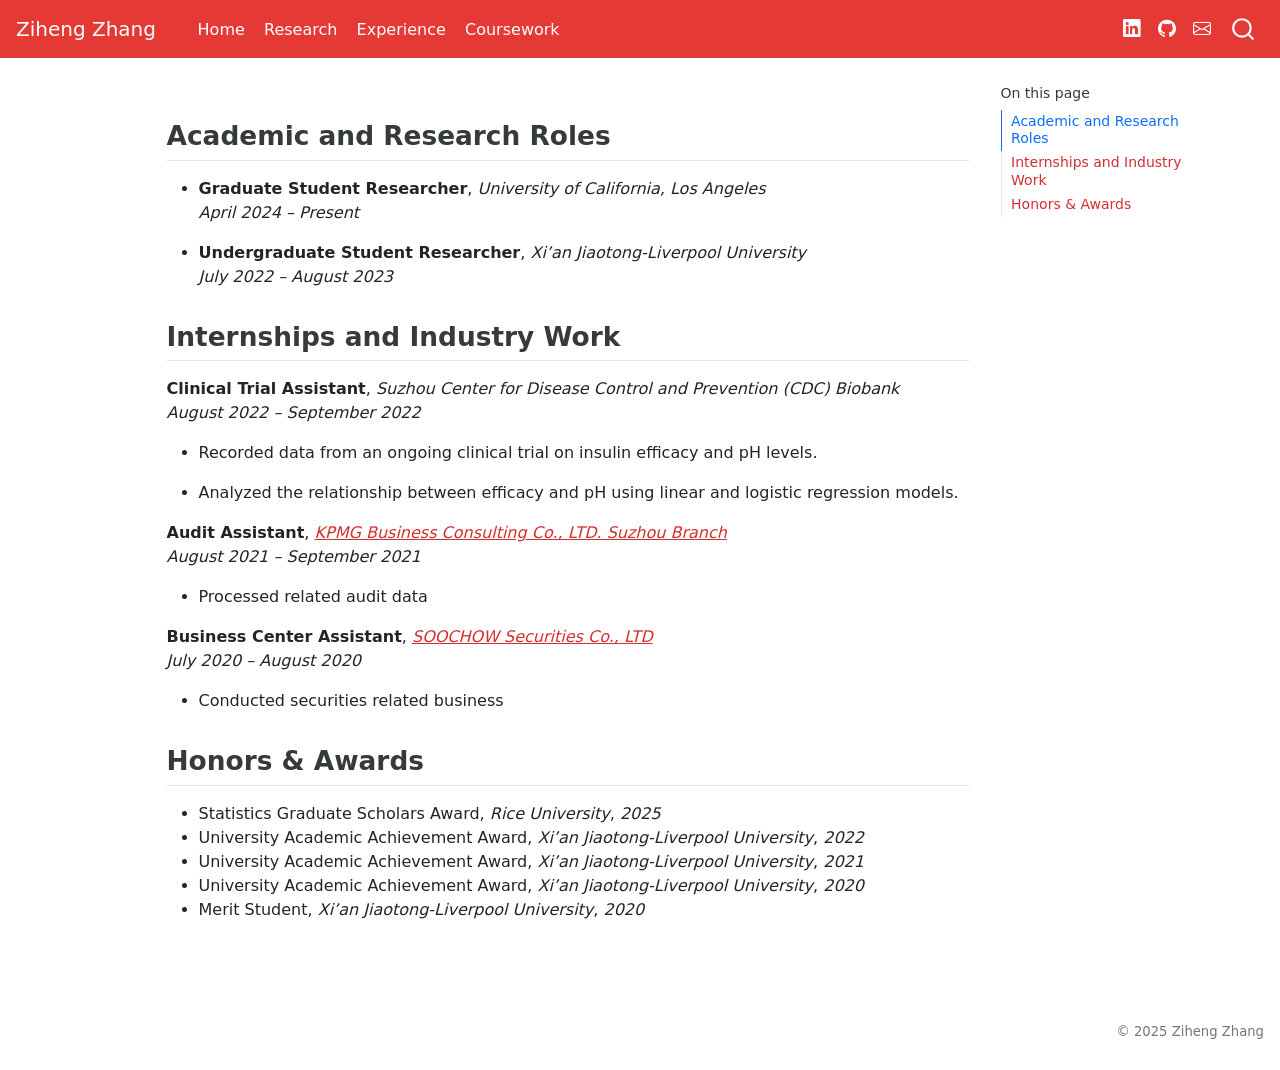
<file: docs/experience.html>
<!DOCTYPE html>
<html xmlns="http://www.w3.org/1999/xhtml" lang="en" xml:lang="en"><head>

<meta charset="utf-8">
<meta name="generator" content="quarto-1.3.450">

<meta name="viewport" content="width=device-width, initial-scale=1.0, user-scalable=yes">


<title>Ziheng Zhang – experience</title>
<style>
code{white-space: pre-wrap;}
span.smallcaps{font-variant: small-caps;}
div.columns{display: flex; gap: min(4vw, 1.5em);}
div.column{flex: auto; overflow-x: auto;}
div.hanging-indent{margin-left: 1.5em; text-indent: -1.5em;}
ul.task-list{list-style: none;}
ul.task-list li input[type="checkbox"] {
  width: 0.8em;
  margin: 0 0.8em 0.2em -1em; /* quarto-specific, see https://github.com/quarto-dev/quarto-cli/issues/4556 */ 
  vertical-align: middle;
}
</style>


<script src="site_libs/quarto-nav/quarto-nav.js"></script>
<script src="site_libs/quarto-nav/headroom.min.js"></script>
<script src="site_libs/clipboard/clipboard.min.js"></script>
<script src="site_libs/quarto-search/autocomplete.umd.js"></script>
<script src="site_libs/quarto-search/fuse.min.js"></script>
<script src="site_libs/quarto-search/quarto-search.js"></script>
<meta name="quarto:offset" content="./">
<script src="site_libs/quarto-html/quarto.js"></script>
<script src="site_libs/quarto-html/popper.min.js"></script>
<script src="site_libs/quarto-html/tippy.umd.min.js"></script>
<script src="site_libs/quarto-html/anchor.min.js"></script>
<link href="site_libs/quarto-html/tippy.css" rel="stylesheet">
<link href="site_libs/quarto-html/quarto-syntax-highlighting.css" rel="stylesheet" id="quarto-text-highlighting-styles">
<script src="site_libs/bootstrap/bootstrap.min.js"></script>
<link href="site_libs/bootstrap/bootstrap-icons.css" rel="stylesheet">
<link href="site_libs/bootstrap/bootstrap.min.css" rel="stylesheet" id="quarto-bootstrap" data-mode="light">
<script id="quarto-search-options" type="application/json">{
  "location": "navbar",
  "copy-button": false,
  "collapse-after": 3,
  "panel-placement": "end",
  "type": "overlay",
  "limit": 20,
  "language": {
    "search-no-results-text": "No results",
    "search-matching-documents-text": "matching documents",
    "search-copy-link-title": "Copy link to search",
    "search-hide-matches-text": "Hide additional matches",
    "search-more-match-text": "more match in this document",
    "search-more-matches-text": "more matches in this document",
    "search-clear-button-title": "Clear",
    "search-detached-cancel-button-title": "Cancel",
    "search-submit-button-title": "Submit",
    "search-label": "Search"
  }
}</script>


<link rel="stylesheet" href="styles.css">
</head>

<body class="nav-fixed">

<div id="quarto-search-results"></div>
  <header id="quarto-header" class="headroom fixed-top">
    <nav class="navbar navbar-expand-lg navbar-dark ">
      <div class="navbar-container container-fluid">
      <div class="navbar-brand-container">
    <a class="navbar-brand" href="./index.html">
    <span class="navbar-title">Ziheng Zhang</span>
    </a>
  </div>
            <div id="quarto-search" class="" title="Search"></div>
          <button class="navbar-toggler" type="button" data-bs-toggle="collapse" data-bs-target="#navbarCollapse" aria-controls="navbarCollapse" aria-expanded="false" aria-label="Toggle navigation" onclick="if (window.quartoToggleHeadroom) { window.quartoToggleHeadroom(); }">
  <span class="navbar-toggler-icon"></span>
</button>
          <div class="collapse navbar-collapse" id="navbarCollapse">
            <ul class="navbar-nav navbar-nav-scroll me-auto">
  <li class="nav-item">
    <a class="nav-link" href="./index.html" rel="" target="">
 <span class="menu-text">Home</span></a>
  </li>  
  <li class="nav-item">
    <a class="nav-link" href="./research.html" rel="" target="">
 <span class="menu-text">Research</span></a>
  </li>  
  <li class="nav-item">
    <a class="nav-link active" href="./experience.html" rel="" target="" aria-current="page">
 <span class="menu-text">Experience</span></a>
  </li>  
  <li class="nav-item">
    <a class="nav-link" href="./coursework.html" rel="" target="">
 <span class="menu-text">Coursework</span></a>
  </li>  
</ul>
            <ul class="navbar-nav navbar-nav-scroll ms-auto">
  <li class="nav-item compact">
    <a class="nav-link" href="https://www.linkedin.com/in/ziheng-zhang-202b812b1/" rel="" target=""><i class="bi bi-linkedin" role="img">
</i> 
 <span class="menu-text"></span></a>
  </li>  
  <li class="nav-item compact">
    <a class="nav-link" href="https://github.com/zihengzhang1211" rel="" target=""><i class="bi bi-github" role="img">
</i> 
 <span class="menu-text"></span></a>
  </li>  
  <li class="nav-item compact">
    <a class="nav-link" href="mailto:zihengz1211@g.ucla.edu" rel="" target=""><i class="bi bi-envelope" role="img">
</i> 
 <span class="menu-text"></span></a>
  </li>  
</ul>
            <div class="quarto-navbar-tools">
</div>
          </div> <!-- /navcollapse -->
      </div> <!-- /container-fluid -->
    </nav>
</header>
<!-- content -->
<div id="quarto-content" class="quarto-container page-columns page-rows-contents page-layout-article page-navbar">
<!-- sidebar -->
<!-- margin-sidebar -->
    <div id="quarto-margin-sidebar" class="sidebar margin-sidebar">
        <nav id="TOC" role="doc-toc" class="toc-active">
    <h2 id="toc-title">On this page</h2>
   
  <ul class="collapse">
  <li><a href="#academic-and-research-roles" id="toc-academic-and-research-roles" class="nav-link active" data-scroll-target="#academic-and-research-roles">Academic and Research Roles</a></li>
  <li><a href="#internships-and-industry-work" id="toc-internships-and-industry-work" class="nav-link" data-scroll-target="#internships-and-industry-work">Internships and Industry Work</a></li>
  <li><a href="#honors-awards" id="toc-honors-awards" class="nav-link" data-scroll-target="#honors-awards">Honors &amp; Awards</a></li>
  </ul>
</nav>
    </div>
<!-- main -->
<main class="content" id="quarto-document-content">



<section id="academic-and-research-roles" class="level2">
<h2 class="anchored" data-anchor-id="academic-and-research-roles">Academic and Research Roles</h2>
<ul>
<li><p><strong>Graduate Student Researcher</strong>, <em>University of California, Los Angeles</em><br>
<em>April 2024 – Present</em></p></li>
<li><p><strong>Undergraduate Student Researcher</strong>, <em>Xi’an Jiaotong-Liverpool University</em><br>
<em>July 2022 – August 2023</em></p></li>
</ul>
</section>
<section id="internships-and-industry-work" class="level2">
<h2 class="anchored" data-anchor-id="internships-and-industry-work">Internships and Industry Work</h2>
<p><strong>Clinical Trial Assistant</strong>, <em>Suzhou Center for Disease Control and Prevention (CDC) Biobank</em><br>
<em>August 2022 – September 2022</em></p>
<ul>
<li><p>Recorded data from an ongoing clinical trial on insulin efficacy and pH levels.</p></li>
<li><p>Analyzed the relationship between efficacy and pH using linear and logistic regression models.</p></li>
</ul>
<p><strong>Audit Assistant</strong>, <em><a href="https://kpmg.com/cn/zh/home.html">KPMG Business Consulting Co., LTD. Suzhou Branch</a></em><br>
<em>August 2021 – September 2021</em></p>
<ul>
<li>Processed related audit data</li>
</ul>
<p><strong>Business Center Assistant</strong>, <em><a href="https://tempwww.dwzq.com.cn">SOOCHOW Securities Co., LTD</a></em><br>
<em>July 2020 – August 2020</em></p>
<ul>
<li>Conducted securities related business</li>
</ul>
</section>
<section id="honors-awards" class="level2">
<h2 class="anchored" data-anchor-id="honors-awards">Honors &amp; Awards</h2>
<ul>
<li>Statistics Graduate Scholars Award, <em>Rice University</em>, <em>2025</em></li>
<li>University Academic Achievement Award, <em>Xi’an Jiaotong-Liverpool University</em>, <em>2022</em><br>
</li>
<li>University Academic Achievement Award, <em>Xi’an Jiaotong-Liverpool University</em>, <em>2021</em></li>
<li>University Academic Achievement Award, <em>Xi’an Jiaotong-Liverpool University</em>, <em>2020</em></li>
<li>Merit Student, <em>Xi’an Jiaotong-Liverpool University</em>, <em>2020</em></li>
</ul>


</section>

</main> <!-- /main -->
<script id="quarto-html-after-body" type="application/javascript">
window.document.addEventListener("DOMContentLoaded", function (event) {
  const toggleBodyColorMode = (bsSheetEl) => {
    const mode = bsSheetEl.getAttribute("data-mode");
    const bodyEl = window.document.querySelector("body");
    if (mode === "dark") {
      bodyEl.classList.add("quarto-dark");
      bodyEl.classList.remove("quarto-light");
    } else {
      bodyEl.classList.add("quarto-light");
      bodyEl.classList.remove("quarto-dark");
    }
  }
  const toggleBodyColorPrimary = () => {
    const bsSheetEl = window.document.querySelector("link#quarto-bootstrap");
    if (bsSheetEl) {
      toggleBodyColorMode(bsSheetEl);
    }
  }
  toggleBodyColorPrimary();  
  const icon = "";
  const anchorJS = new window.AnchorJS();
  anchorJS.options = {
    placement: 'right',
    icon: icon
  };
  anchorJS.add('.anchored');
  const isCodeAnnotation = (el) => {
    for (const clz of el.classList) {
      if (clz.startsWith('code-annotation-')) {                     
        return true;
      }
    }
    return false;
  }
  const clipboard = new window.ClipboardJS('.code-copy-button', {
    text: function(trigger) {
      const codeEl = trigger.previousElementSibling.cloneNode(true);
      for (const childEl of codeEl.children) {
        if (isCodeAnnotation(childEl)) {
          childEl.remove();
        }
      }
      return codeEl.innerText;
    }
  });
  clipboard.on('success', function(e) {
    // button target
    const button = e.trigger;
    // don't keep focus
    button.blur();
    // flash "checked"
    button.classList.add('code-copy-button-checked');
    var currentTitle = button.getAttribute("title");
    button.setAttribute("title", "Copied!");
    let tooltip;
    if (window.bootstrap) {
      button.setAttribute("data-bs-toggle", "tooltip");
      button.setAttribute("data-bs-placement", "left");
      button.setAttribute("data-bs-title", "Copied!");
      tooltip = new bootstrap.Tooltip(button, 
        { trigger: "manual", 
          customClass: "code-copy-button-tooltip",
          offset: [0, -8]});
      tooltip.show();    
    }
    setTimeout(function() {
      if (tooltip) {
        tooltip.hide();
        button.removeAttribute("data-bs-title");
        button.removeAttribute("data-bs-toggle");
        button.removeAttribute("data-bs-placement");
      }
      button.setAttribute("title", currentTitle);
      button.classList.remove('code-copy-button-checked');
    }, 1000);
    // clear code selection
    e.clearSelection();
  });
  function tippyHover(el, contentFn) {
    const config = {
      allowHTML: true,
      content: contentFn,
      maxWidth: 500,
      delay: 100,
      arrow: false,
      appendTo: function(el) {
          return el.parentElement;
      },
      interactive: true,
      interactiveBorder: 10,
      theme: 'quarto',
      placement: 'bottom-start'
    };
    window.tippy(el, config); 
  }
  const noterefs = window.document.querySelectorAll('a[role="doc-noteref"]');
  for (var i=0; i<noterefs.length; i++) {
    const ref = noterefs[i];
    tippyHover(ref, function() {
      // use id or data attribute instead here
      let href = ref.getAttribute('data-footnote-href') || ref.getAttribute('href');
      try { href = new URL(href).hash; } catch {}
      const id = href.replace(/^#\/?/, "");
      const note = window.document.getElementById(id);
      return note.innerHTML;
    });
  }
      let selectedAnnoteEl;
      const selectorForAnnotation = ( cell, annotation) => {
        let cellAttr = 'data-code-cell="' + cell + '"';
        let lineAttr = 'data-code-annotation="' +  annotation + '"';
        const selector = 'span[' + cellAttr + '][' + lineAttr + ']';
        return selector;
      }
      const selectCodeLines = (annoteEl) => {
        const doc = window.document;
        const targetCell = annoteEl.getAttribute("data-target-cell");
        const targetAnnotation = annoteEl.getAttribute("data-target-annotation");
        const annoteSpan = window.document.querySelector(selectorForAnnotation(targetCell, targetAnnotation));
        const lines = annoteSpan.getAttribute("data-code-lines").split(",");
        const lineIds = lines.map((line) => {
          return targetCell + "-" + line;
        })
        let top = null;
        let height = null;
        let parent = null;
        if (lineIds.length > 0) {
            //compute the position of the single el (top and bottom and make a div)
            const el = window.document.getElementById(lineIds[0]);
            top = el.offsetTop;
            height = el.offsetHeight;
            parent = el.parentElement.parentElement;
          if (lineIds.length > 1) {
            const lastEl = window.document.getElementById(lineIds[lineIds.length - 1]);
            const bottom = lastEl.offsetTop + lastEl.offsetHeight;
            height = bottom - top;
          }
          if (top !== null && height !== null && parent !== null) {
            // cook up a div (if necessary) and position it 
            let div = window.document.getElementById("code-annotation-line-highlight");
            if (div === null) {
              div = window.document.createElement("div");
              div.setAttribute("id", "code-annotation-line-highlight");
              div.style.position = 'absolute';
              parent.appendChild(div);
            }
            div.style.top = top - 2 + "px";
            div.style.height = height + 4 + "px";
            let gutterDiv = window.document.getElementById("code-annotation-line-highlight-gutter");
            if (gutterDiv === null) {
              gutterDiv = window.document.createElement("div");
              gutterDiv.setAttribute("id", "code-annotation-line-highlight-gutter");
              gutterDiv.style.position = 'absolute';
              const codeCell = window.document.getElementById(targetCell);
              const gutter = codeCell.querySelector('.code-annotation-gutter');
              gutter.appendChild(gutterDiv);
            }
            gutterDiv.style.top = top - 2 + "px";
            gutterDiv.style.height = height + 4 + "px";
          }
          selectedAnnoteEl = annoteEl;
        }
      };
      const unselectCodeLines = () => {
        const elementsIds = ["code-annotation-line-highlight", "code-annotation-line-highlight-gutter"];
        elementsIds.forEach((elId) => {
          const div = window.document.getElementById(elId);
          if (div) {
            div.remove();
          }
        });
        selectedAnnoteEl = undefined;
      };
      // Attach click handler to the DT
      const annoteDls = window.document.querySelectorAll('dt[data-target-cell]');
      for (const annoteDlNode of annoteDls) {
        annoteDlNode.addEventListener('click', (event) => {
          const clickedEl = event.target;
          if (clickedEl !== selectedAnnoteEl) {
            unselectCodeLines();
            const activeEl = window.document.querySelector('dt[data-target-cell].code-annotation-active');
            if (activeEl) {
              activeEl.classList.remove('code-annotation-active');
            }
            selectCodeLines(clickedEl);
            clickedEl.classList.add('code-annotation-active');
          } else {
            // Unselect the line
            unselectCodeLines();
            clickedEl.classList.remove('code-annotation-active');
          }
        });
      }
  const findCites = (el) => {
    const parentEl = el.parentElement;
    if (parentEl) {
      const cites = parentEl.dataset.cites;
      if (cites) {
        return {
          el,
          cites: cites.split(' ')
        };
      } else {
        return findCites(el.parentElement)
      }
    } else {
      return undefined;
    }
  };
  var bibliorefs = window.document.querySelectorAll('a[role="doc-biblioref"]');
  for (var i=0; i<bibliorefs.length; i++) {
    const ref = bibliorefs[i];
    const citeInfo = findCites(ref);
    if (citeInfo) {
      tippyHover(citeInfo.el, function() {
        var popup = window.document.createElement('div');
        citeInfo.cites.forEach(function(cite) {
          var citeDiv = window.document.createElement('div');
          citeDiv.classList.add('hanging-indent');
          citeDiv.classList.add('csl-entry');
          var biblioDiv = window.document.getElementById('ref-' + cite);
          if (biblioDiv) {
            citeDiv.innerHTML = biblioDiv.innerHTML;
          }
          popup.appendChild(citeDiv);
        });
        return popup.innerHTML;
      });
    }
  }
});
</script>
</div> <!-- /content -->
<footer class="footer">
  <div class="nav-footer">
    <div class="nav-footer-left">
      &nbsp;
    </div>   
    <div class="nav-footer-center">
      &nbsp;
    </div>
    <div class="nav-footer-right">© 2025 Ziheng Zhang</div>
  </div>
</footer>



</body></html>
</file>
<file: docs/site_libs/quarto-html/tippy.css>
.tippy-box[data-animation=fade][data-state=hidden]{opacity:0}[data-tippy-root]{max-width:calc(100vw - 10px)}.tippy-box{position:relative;background-color:#333;color:#fff;border-radius:4px;font-size:14px;line-height:1.4;white-space:normal;outline:0;transition-property:transform,visibility,opacity}.tippy-box[data-placement^=top]>.tippy-arrow{bottom:0}.tippy-box[data-placement^=top]>.tippy-arrow:before{bottom:-7px;left:0;border-width:8px 8px 0;border-top-color:initial;transform-origin:center top}.tippy-box[data-placement^=bottom]>.tippy-arrow{top:0}.tippy-box[data-placement^=bottom]>.tippy-arrow:before{top:-7px;left:0;border-width:0 8px 8px;border-bottom-color:initial;transform-origin:center bottom}.tippy-box[data-placement^=left]>.tippy-arrow{right:0}.tippy-box[data-placement^=left]>.tippy-arrow:before{border-width:8px 0 8px 8px;border-left-color:initial;right:-7px;transform-origin:center left}.tippy-box[data-placement^=right]>.tippy-arrow{left:0}.tippy-box[data-placement^=right]>.tippy-arrow:before{left:-7px;border-width:8px 8px 8px 0;border-right-color:initial;transform-origin:center right}.tippy-box[data-inertia][data-state=visible]{transition-timing-function:cubic-bezier(.54,1.5,.38,1.11)}.tippy-arrow{width:16px;height:16px;color:#333}.tippy-arrow:before{content:"";position:absolute;border-color:transparent;border-style:solid}.tippy-content{position:relative;padding:5px 9px;z-index:1}
</file>
<file: docs/site_libs/quarto-html/quarto-syntax-highlighting.css>
/* quarto syntax highlight colors */
:root {
  --quarto-hl-ot-color: #003B4F;
  --quarto-hl-at-color: #657422;
  --quarto-hl-ss-color: #20794D;
  --quarto-hl-an-color: #5E5E5E;
  --quarto-hl-fu-color: #4758AB;
  --quarto-hl-st-color: #20794D;
  --quarto-hl-cf-color: #003B4F;
  --quarto-hl-op-color: #5E5E5E;
  --quarto-hl-er-color: #AD0000;
  --quarto-hl-bn-color: #AD0000;
  --quarto-hl-al-color: #AD0000;
  --quarto-hl-va-color: #111111;
  --quarto-hl-bu-color: inherit;
  --quarto-hl-ex-color: inherit;
  --quarto-hl-pp-color: #AD0000;
  --quarto-hl-in-color: #5E5E5E;
  --quarto-hl-vs-color: #20794D;
  --quarto-hl-wa-color: #5E5E5E;
  --quarto-hl-do-color: #5E5E5E;
  --quarto-hl-im-color: #00769E;
  --quarto-hl-ch-color: #20794D;
  --quarto-hl-dt-color: #AD0000;
  --quarto-hl-fl-color: #AD0000;
  --quarto-hl-co-color: #5E5E5E;
  --quarto-hl-cv-color: #5E5E5E;
  --quarto-hl-cn-color: #8f5902;
  --quarto-hl-sc-color: #5E5E5E;
  --quarto-hl-dv-color: #AD0000;
  --quarto-hl-kw-color: #003B4F;
}

/* other quarto variables */
:root {
  --quarto-font-monospace: SFMono-Regular, Menlo, Monaco, Consolas, "Liberation Mono", "Courier New", monospace;
}

pre > code.sourceCode > span {
  color: #003B4F;
}

code span {
  color: #003B4F;
}

code.sourceCode > span {
  color: #003B4F;
}

div.sourceCode,
div.sourceCode pre.sourceCode {
  color: #003B4F;
}

code span.ot {
  color: #003B4F;
  font-style: inherit;
}

code span.at {
  color: #657422;
  font-style: inherit;
}

code span.ss {
  color: #20794D;
  font-style: inherit;
}

code span.an {
  color: #5E5E5E;
  font-style: inherit;
}

code span.fu {
  color: #4758AB;
  font-style: inherit;
}

code span.st {
  color: #20794D;
  font-style: inherit;
}

code span.cf {
  color: #003B4F;
  font-style: inherit;
}

code span.op {
  color: #5E5E5E;
  font-style: inherit;
}

code span.er {
  color: #AD0000;
  font-style: inherit;
}

code span.bn {
  color: #AD0000;
  font-style: inherit;
}

code span.al {
  color: #AD0000;
  font-style: inherit;
}

code span.va {
  color: #111111;
  font-style: inherit;
}

code span.bu {
  font-style: inherit;
}

code span.ex {
  font-style: inherit;
}

code span.pp {
  color: #AD0000;
  font-style: inherit;
}

code span.in {
  color: #5E5E5E;
  font-style: inherit;
}

code span.vs {
  color: #20794D;
  font-style: inherit;
}

code span.wa {
  color: #5E5E5E;
  font-style: italic;
}

code span.do {
  color: #5E5E5E;
  font-style: italic;
}

code span.im {
  color: #00769E;
  font-style: inherit;
}

code span.ch {
  color: #20794D;
  font-style: inherit;
}

code span.dt {
  color: #AD0000;
  font-style: inherit;
}

code span.fl {
  color: #AD0000;
  font-style: inherit;
}

code span.co {
  color: #5E5E5E;
  font-style: inherit;
}

code span.cv {
  color: #5E5E5E;
  font-style: italic;
}

code span.cn {
  color: #8f5902;
  font-style: inherit;
}

code span.sc {
  color: #5E5E5E;
  font-style: inherit;
}

code span.dv {
  color: #AD0000;
  font-style: inherit;
}

code span.kw {
  color: #003B4F;
  font-style: inherit;
}

.prevent-inlining {
  content: "</";
}

/*# sourceMappingURL=debc5d5d77c3f9108843748ff7464032.css.map */
</file>
<file: docs/styles.css>
.navbar {
  background-color: #e53935 !important;
}

/* 🔗 导航栏文字颜色：白色 */
.navbar .nav-link,
.navbar-brand {
  color: #ffffff !important;
}

/* 🔍 导航栏 hover 效果：浅红 */
.navbar .nav-link:hover {
  color: #ffb3b3 !important;
}

/* 🔗 页面中所有普通超链接颜色（例如 index.qmd 中的文字链接） */
a {
  color: #d32f2f !important;  /* 深红链接 */
}

/* 🔍 鼠标悬停时变亮红 */
a:hover {
  color: #ff5252 !important;
}
</file>
